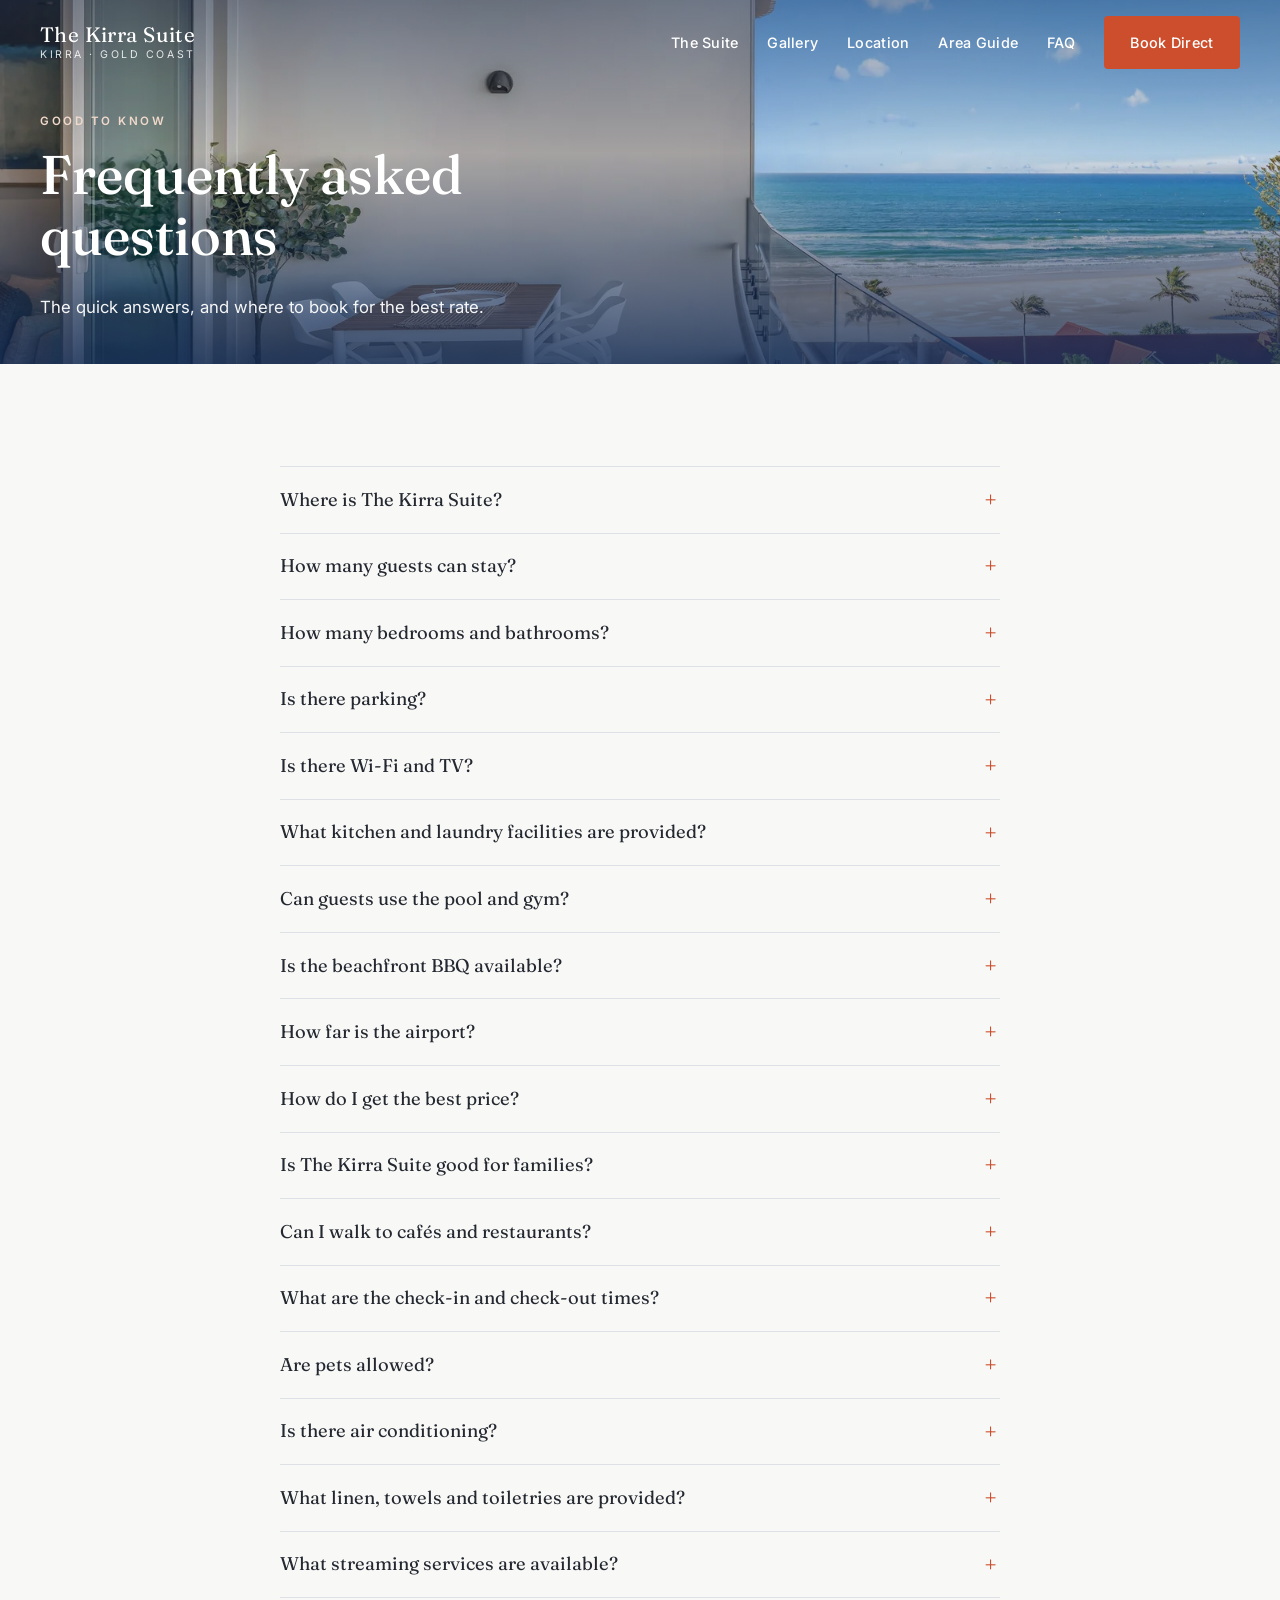
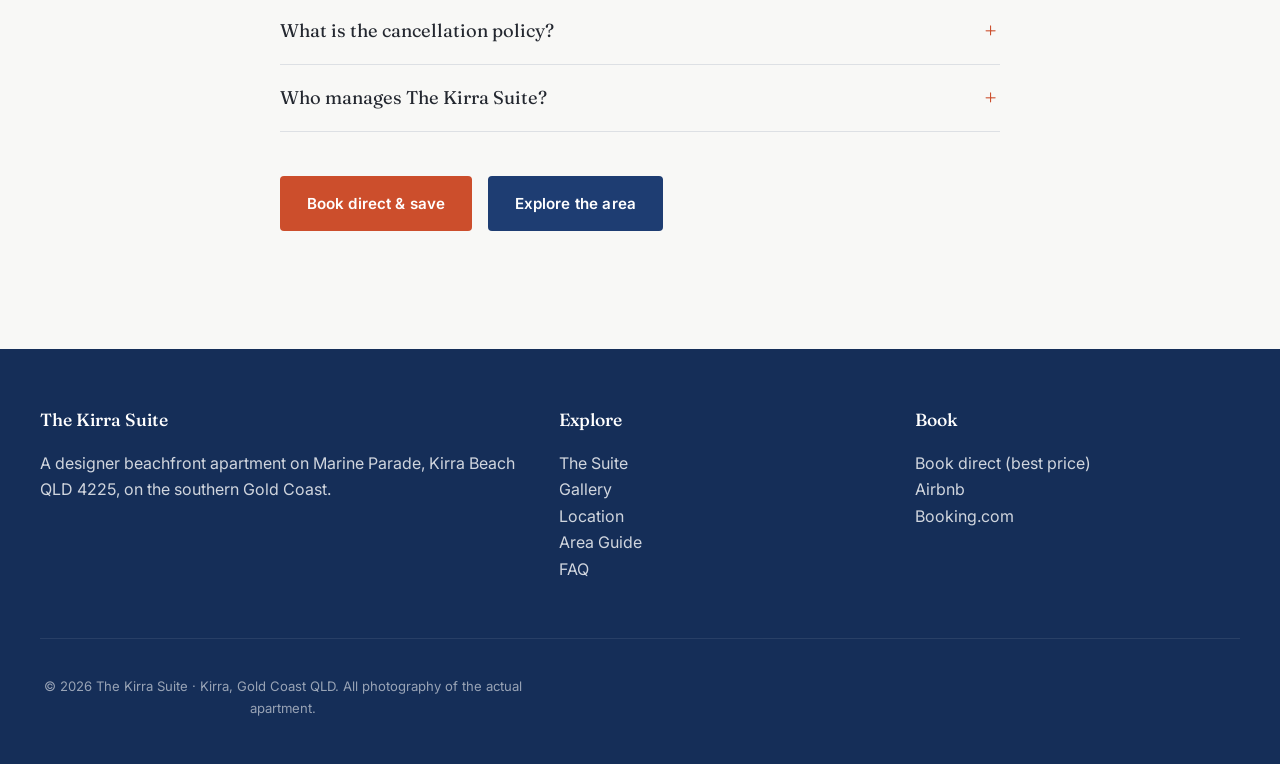
<file: faq.html>
<!DOCTYPE html>
<html lang="en-AU">
<head>
  <meta charset="UTF-8" />
  <meta name="viewport" content="width=device-width, initial-scale=1.0" />
  <title>FAQ | The Kirra Suite, Kirra Beach Gold Coast</title>
  <meta name="description" content="Frequently asked questions about The Kirra Suite: guests, bedrooms, parking, Wi-Fi, pool and gym, the airport, and how to book direct for the best rate." />
  <meta name="theme-color" content="#1e3d72" />
  <link rel="canonical" href="https://kirrasuite.com/faq.html" />
  <meta name="robots" content="index, follow, max-image-preview:large, max-snippet:-1" />

  <link rel="icon" href="favicon.ico" sizes="any" />
  <link rel="icon" type="image/svg+xml" href="assets/img/favicon.svg" />
  <link rel="icon" type="image/png" sizes="32x32" href="assets/img/favicon-32.png" />
  <link rel="apple-touch-icon" href="assets/img/apple-touch-icon.png" />

  <meta property="og:type" content="website" />
  <meta property="og:site_name" content="The Kirra Suite" />
  <meta property="og:locale" content="en_AU" />
  <meta property="og:url" content="https://kirrasuite.com/faq.html" />
  <meta property="og:title" content="FAQ | The Kirra Suite, Kirra Beach Gold Coast" />
  <meta property="og:description" content="Guests, bedrooms, parking, Wi-Fi, pool and gym, the airport, and how to book direct for the best rate." />
  <meta property="og:image" content="https://kirrasuite.com/assets/img/gallery/balcony-ocean-lg.jpg" />
  <meta property="og:image:alt" content="Ocean views from the balcony of The Kirra Suite" />
  <meta name="twitter:card" content="summary_large_image" />
  <meta name="twitter:image" content="https://kirrasuite.com/assets/img/gallery/balcony-ocean-lg.jpg" />

  <link rel="preconnect" href="https://fonts.googleapis.com" />
  <link rel="preconnect" href="https://fonts.gstatic.com" crossorigin />
  <link href="https://fonts.googleapis.com/css2?family=Fraunces:opsz,wght@9..144,400;9..144,500&family=Inter:wght@400;500;600;700&display=swap" rel="stylesheet" />
  <link rel="stylesheet" href="assets/css/styles.css" />

  <script type="application/ld+json">
  {
    "@context": "https://schema.org",
    "@type": "FAQPage",
    "mainEntity": [
      { "@type": "Question", "name": "Where is The Kirra Suite?", "acceptedAnswer": { "@type": "Answer", "text": "The Kirra Suite is on Level 8, Marine Parade, Kirra (Coolangatta) QLD 4225, directly across the road from Kirra Beach on the southern Gold Coast." } },
      { "@type": "Question", "name": "How many guests can stay?", "acceptedAnswer": { "@type": "Answer", "text": "Up to four guests. There is a master king bedroom plus a second bedroom with a plush queen sofa bed, making it ideal for couples, families or friends." } },
      { "@type": "Question", "name": "How many bedrooms and bathrooms are there?", "acceptedAnswer": { "@type": "Answer", "text": "Two bedrooms and one bathroom. The master king bedroom and the second bedroom share an adjoining bathroom." } },
      { "@type": "Question", "name": "Is there parking?", "acceptedAnswer": { "@type": "Answer", "text": "Yes, one complimentary secure car space is included. There is also a private storage cage in the secure car park, ideal for surfboards, bicycles and e-bikes." } },
      { "@type": "Question", "name": "Is there Wi-Fi and TV?", "acceptedAnswer": { "@type": "Answer", "text": "Yes. The apartment has high-speed Wi-Fi and three Smart TVs, one in the living area and one in each bedroom." } },
      { "@type": "Question", "name": "What kitchen and laundry facilities are provided?", "acceptedAnswer": { "@type": "Answer", "text": "A fully equipped kitchen with a coffee machine, plus a concealed laundry with a washing machine, dryer and drying rack." } },
      { "@type": "Question", "name": "Can guests use the pool and gym?", "acceptedAnswer": { "@type": "Answer", "text": "Yes. Guests have access to the building's premium resident facilities, including the resort-style pool, sun deck and fully equipped gym." } },
      { "@type": "Question", "name": "Is the beachfront BBQ available?", "acceptedAnswer": { "@type": "Answer", "text": "The beachfront BBQ and entertaining area may be available to book on request through your host." } },
      { "@type": "Question", "name": "How far is the airport?", "acceptedAnswer": { "@type": "Answer", "text": "Gold Coast Airport (OOL) is roughly a ten-minute drive from The Kirra Suite." } },
      { "@type": "Question", "name": "How do I get the best price?", "acceptedAnswer": { "@type": "Answer", "text": "Book direct through POD Property Management for the lowest available rate with no platform booking fees. The apartment is also listed on Airbnb and Booking.com." } },
      { "@type": "Question", "name": "Is The Kirra Suite good for families?", "acceptedAnswer": { "@type": "Answer", "text": "Yes. It sleeps up to four with a king master bedroom and a second bedroom with a queen sofa bed, and patrolled, family-friendly Kirra Beach is right across the road." } },
      { "@type": "Question", "name": "Can I walk to cafes and restaurants?", "acceptedAnswer": { "@type": "Answer", "text": "Yes. Cafes, restaurants, bakeries and beachfront bars are an easy stroll away, with plenty more along the nearby Coolangatta strip." } },
      { "@type": "Question", "name": "What are the check-in and check-out times?", "acceptedAnswer": { "@type": "Answer", "text": "Check-in is from 3pm (15:00) and check-out is by 10am. Early check-in or late check-out may be available on request, subject to availability." } },
      { "@type": "Question", "name": "Are pets allowed at The Kirra Suite?", "acceptedAnswer": { "@type": "Answer", "text": "No, pets are not permitted at The Kirra Suite." } },
      { "@type": "Question", "name": "Is there air conditioning?", "acceptedAnswer": { "@type": "Answer", "text": "Yes, the apartment has ducted air conditioning throughout, keeping it comfortable in Queensland's summer heat." } },
      { "@type": "Question", "name": "What linen, towels and toiletries are provided?", "acceptedAnswer": { "@type": "Answer", "text": "All linen and towels are provided and the apartment is fully made up on arrival. Essential toiletries are supplied. Just bring your holiday clothes." } },
      { "@type": "Question", "name": "What streaming services are available?", "acceptedAnswer": { "@type": "Answer", "text": "The three Smart TVs run Google TV. You can sign in to your own subscriptions — Netflix, Disney+, Stan, YouTube and more — during your stay. No accounts are pre-installed on the televisions." } },
      { "@type": "Question", "name": "What is the cancellation policy?", "acceptedAnswer": { "@type": "Answer", "text": "Cancellation terms depend on your booking channel and the rate selected at checkout. Policies differ between POD Property Management (direct), Airbnb and Booking.com — check the cancellation terms shown when you book." } },
      { "@type": "Question", "name": "Who manages The Kirra Suite?", "acceptedAnswer": { "@type": "Answer", "text": "The Kirra Suite is professionally managed by POD Property Management, a local Gold Coast agency. Your host is Camille, a verified Airbnb Superhost with 10+ years of hosting experience, 1,100+ reviews and a 4.9-star rating across her Gold Coast properties. Direct bookings through POD receive the best available rate and personal host support." } }
    ]
  }
  </script>
  <script type="application/ld+json">
  {
    "@context": "https://schema.org",
    "@type": "BreadcrumbList",
    "itemListElement": [
      { "@type": "ListItem", "position": 1, "name": "The Kirra Suite", "item": "https://kirrasuite.com/" },
      { "@type": "ListItem", "position": 2, "name": "FAQ", "item": "https://kirrasuite.com/faq.html" }
    ]
  }
  </script>
</head>
<body>

  <header class="site-header is-scrolled" id="header">
    <a href="index.html" class="brand" aria-label="The Kirra Suite home">
      <span class="brand__name">The Kirra Suite</span>
      <span class="brand__loc">Kirra · Gold Coast</span>
    </a>
    <nav class="nav" id="nav" aria-label="Primary">
      <a href="index.html#suite">The Suite</a>
      <a href="index.html#gallery">Gallery</a>
      <a href="index.html#location">Location</a>
      <a href="guide.html">Area Guide</a>
      <a href="faq.html" aria-current="page">FAQ</a>
      <a href="index.html#book" class="btn btn--primary">Book Direct</a>
    </nav>
    <button class="nav-toggle" id="navToggle" aria-label="Open menu" aria-expanded="false" aria-controls="nav">
      <span></span><span></span><span></span>
    </button>
  </header>

  <main>
    <section class="page-hero page-hero--short">
      <div class="page-hero__media">
        <picture>
          <source type="image/webp" srcset="assets/img/gallery/balcony-ocean-lg.webp" />
          <img src="assets/img/gallery/balcony-ocean-lg.jpg" alt="Ocean view from the balcony of The Kirra Suite" />
        </picture>
      </div>
      <div class="page-hero__inner container">
        <p class="eyebrow" style="color:#f0d9cb">Good to know</p>
        <h1>Frequently asked questions</h1>
        <p class="page-hero__tag">The quick answers, and where to book for the best rate.</p>
      </div>
    </section>

    <section class="section">
      <div class="container prose">
        <div class="faq">
          <details class="faq__item">
            <summary>Where is The Kirra Suite?</summary>
            <div class="faq__a"><p>On Level 8, Marine Parade, Kirra (Coolangatta) QLD 4225, directly across the road from Kirra Beach on the southern Gold Coast.</p></div>
          </details>
          <details class="faq__item">
            <summary>How many guests can stay?</summary>
            <div class="faq__a"><p>Up to four. There's a master king bedroom plus a second bedroom with a plush queen sofa bed, ideal for couples, families or friends travelling together.</p></div>
          </details>
          <details class="faq__item">
            <summary>How many bedrooms and bathrooms?</summary>
            <div class="faq__a"><p>Two bedrooms and one bathroom. The master king bedroom and the second bedroom share an adjoining bathroom.</p></div>
          </details>
          <details class="faq__item">
            <summary>Is there parking?</summary>
            <div class="faq__a"><p>Yes, one complimentary secure car space is included. There's also a private storage cage in the secure car park, ideal for surfboards, bicycles and e-bikes.</p></div>
          </details>
          <details class="faq__item">
            <summary>Is there Wi-Fi and TV?</summary>
            <div class="faq__a"><p>Yes, high-speed Wi-Fi and three Smart TVs, one in the living area and one in each bedroom.</p></div>
          </details>
          <details class="faq__item">
            <summary>What kitchen and laundry facilities are provided?</summary>
            <div class="faq__a"><p>A fully equipped kitchen with a coffee machine, plus a concealed laundry with washing machine, dryer and drying rack.</p></div>
          </details>
          <details class="faq__item">
            <summary>Can guests use the pool and gym?</summary>
            <div class="faq__a"><p>Yes, guests enjoy access to the building's premium resident facilities, including the resort-style pool, sun deck and fully equipped gym.</p></div>
          </details>
          <details class="faq__item">
            <summary>Is the beachfront BBQ available?</summary>
            <div class="faq__a"><p>The beachfront BBQ and entertaining area may be available to book on request through your host.</p></div>
          </details>
          <details class="faq__item">
            <summary>How far is the airport?</summary>
            <div class="faq__a"><p>Gold Coast Airport (OOL) is roughly a ten-minute drive away, one of the easiest beachfront stays to reach on the coast.</p></div>
          </details>
          <details class="faq__item">
            <summary>How do I get the best price?</summary>
            <div class="faq__a"><p>Book direct through POD Property Management for the lowest available rate with no platform fees. The apartment is also on Airbnb and Booking.com.</p></div>
          </details>
          <details class="faq__item">
            <summary>Is The Kirra Suite good for families?</summary>
            <div class="faq__a"><p>Yes. It sleeps up to four with a king master bedroom and a second bedroom with a queen sofa bed, and patrolled, family-friendly Kirra Beach is right across the road.</p></div>
          </details>
          <details class="faq__item">
            <summary>Can I walk to cafés and restaurants?</summary>
            <div class="faq__a"><p>Yes. Cafés, restaurants, bakeries and beachfront bars are an easy stroll away, with plenty more along the nearby Coolangatta strip. See the <a href="guide.html">area guide</a> for local favourites.</p></div>
          </details>
          <details class="faq__item">
            <summary>What are the check-in and check-out times?</summary>
            <div class="faq__a"><p>Check-in is from 3pm (15:00) and check-out is by 10am. Early check-in or late check-out may be available on request, subject to availability — ask your host when you book.</p></div>
          </details>
          <details class="faq__item">
            <summary>Are pets allowed?</summary>
            <div class="faq__a"><p>No, pets are not permitted at The Kirra Suite.</p></div>
          </details>
          <details class="faq__item">
            <summary>Is there air conditioning?</summary>
            <div class="faq__a"><p>Yes, the apartment has ducted air conditioning throughout, keeping it comfortable in Queensland's summer heat.</p></div>
          </details>
          <details class="faq__item">
            <summary>What linen, towels and toiletries are provided?</summary>
            <div class="faq__a"><p>All linen and towels are provided and the apartment is fully made up on arrival. Essential toiletries are supplied. Just bring your holiday clothes.</p></div>
          </details>
          <details class="faq__item">
            <summary>What streaming services are available?</summary>
            <div class="faq__a"><p>The three Smart TVs run Google TV. You can sign in to your own subscriptions — Netflix, Disney+, Stan, YouTube and more — during your stay. No accounts are pre-installed on the televisions.</p></div>
          </details>
          <details class="faq__item">
            <summary>What is the cancellation policy?</summary>
            <div class="faq__a"><p>Cancellation terms depend on your booking channel and the rate selected at checkout. Policies differ between POD Property Management (direct), Airbnb and Booking.com — check the cancellation terms shown when you book.</p></div>
          </details>
          <details class="faq__item">
            <summary>Who manages The Kirra Suite?</summary>
            <div class="faq__a"><p>The Kirra Suite is professionally managed by POD Property Management, a local Gold Coast agency. Your host is Camille, a verified Airbnb Superhost with 10+ years of hosting experience, 1,100+ reviews and a 4.9-star rating across her Gold Coast properties. Direct bookings through POD receive the best available rate and personal host support.</p></div>
          </details>
        </div>

        <p class="prose__cta">
          <a href="index.html#book" class="btn btn--primary">Book direct &amp; save</a>
          <a href="guide.html" class="btn btn--dark">Explore the area</a>
        </p>
      </div>
    </section>
  </main>

  <footer class="site-footer">
    <div class="container">
      <div>
        <h4>The Kirra Suite</h4>
        <p>A designer beachfront apartment on Marine Parade, Kirra Beach QLD 4225, on the southern Gold Coast.</p>
      </div>
      <div>
        <h4>Explore</h4>
        <p><a href="index.html#suite">The Suite</a><br /><a href="index.html#gallery">Gallery</a><br /><a href="index.html#location">Location</a><br /><a href="guide.html">Area Guide</a><br /><a href="faq.html">FAQ</a></p>
      </div>
      <div>
        <h4>Book</h4>
        <p><a href="https://podpropertymanagement.com/properties/book/the_kirra_suite" target="_blank" rel="noopener">Book direct (best price)</a><br /><a href="https://www.airbnb.com.au/rooms/1698490853391319597" target="_blank" rel="noopener">Airbnb</a><br /><a href="https://www.booking.com/hotel/au/the-kirra-suite-miles-residences-ocean-views.en-gb.html" target="_blank" rel="noopener">Booking.com</a></p>
      </div>
    </div>
    <div class="footer-bottom container">
      <p>© <span id="year"></span> The Kirra Suite · Kirra, Gold Coast QLD. All photography of the actual apartment.</p>
    </div>
  </footer>

  <script src="assets/js/main.js"></script>
</body>
</html>
</file>
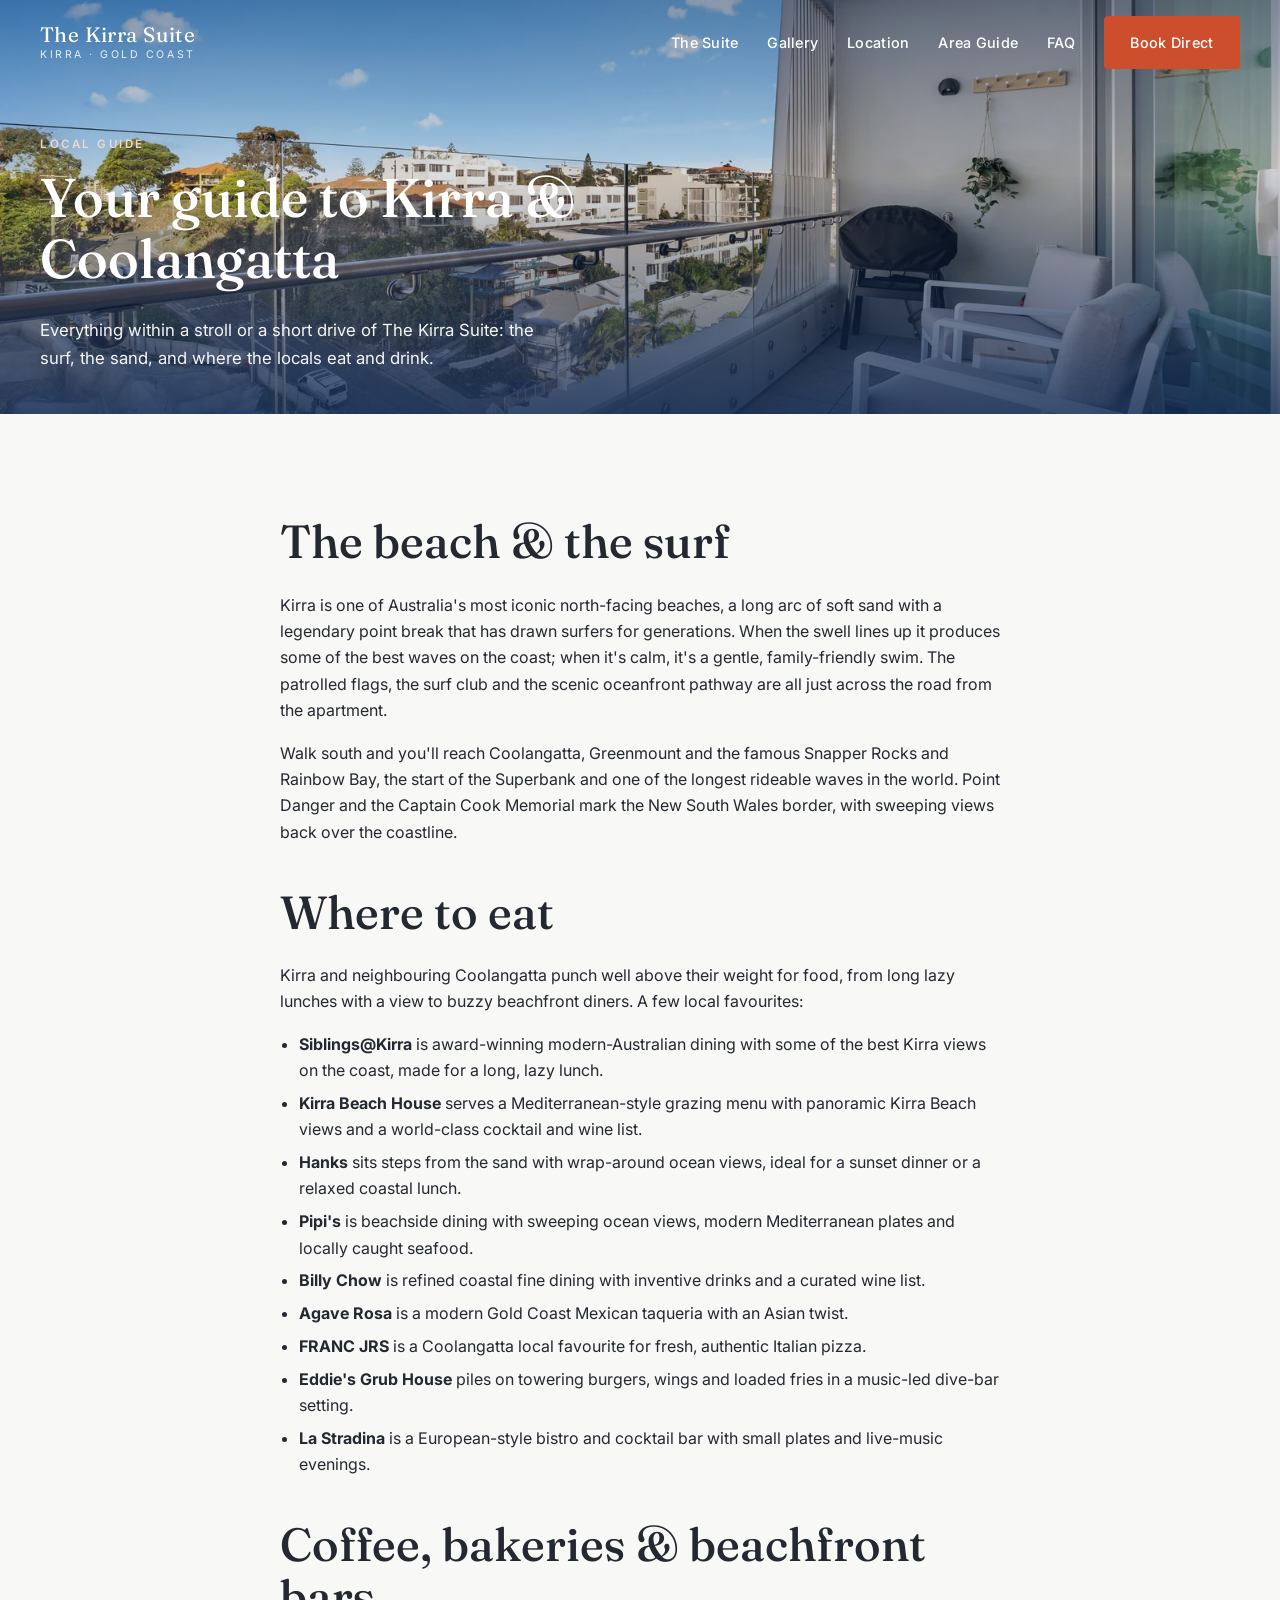
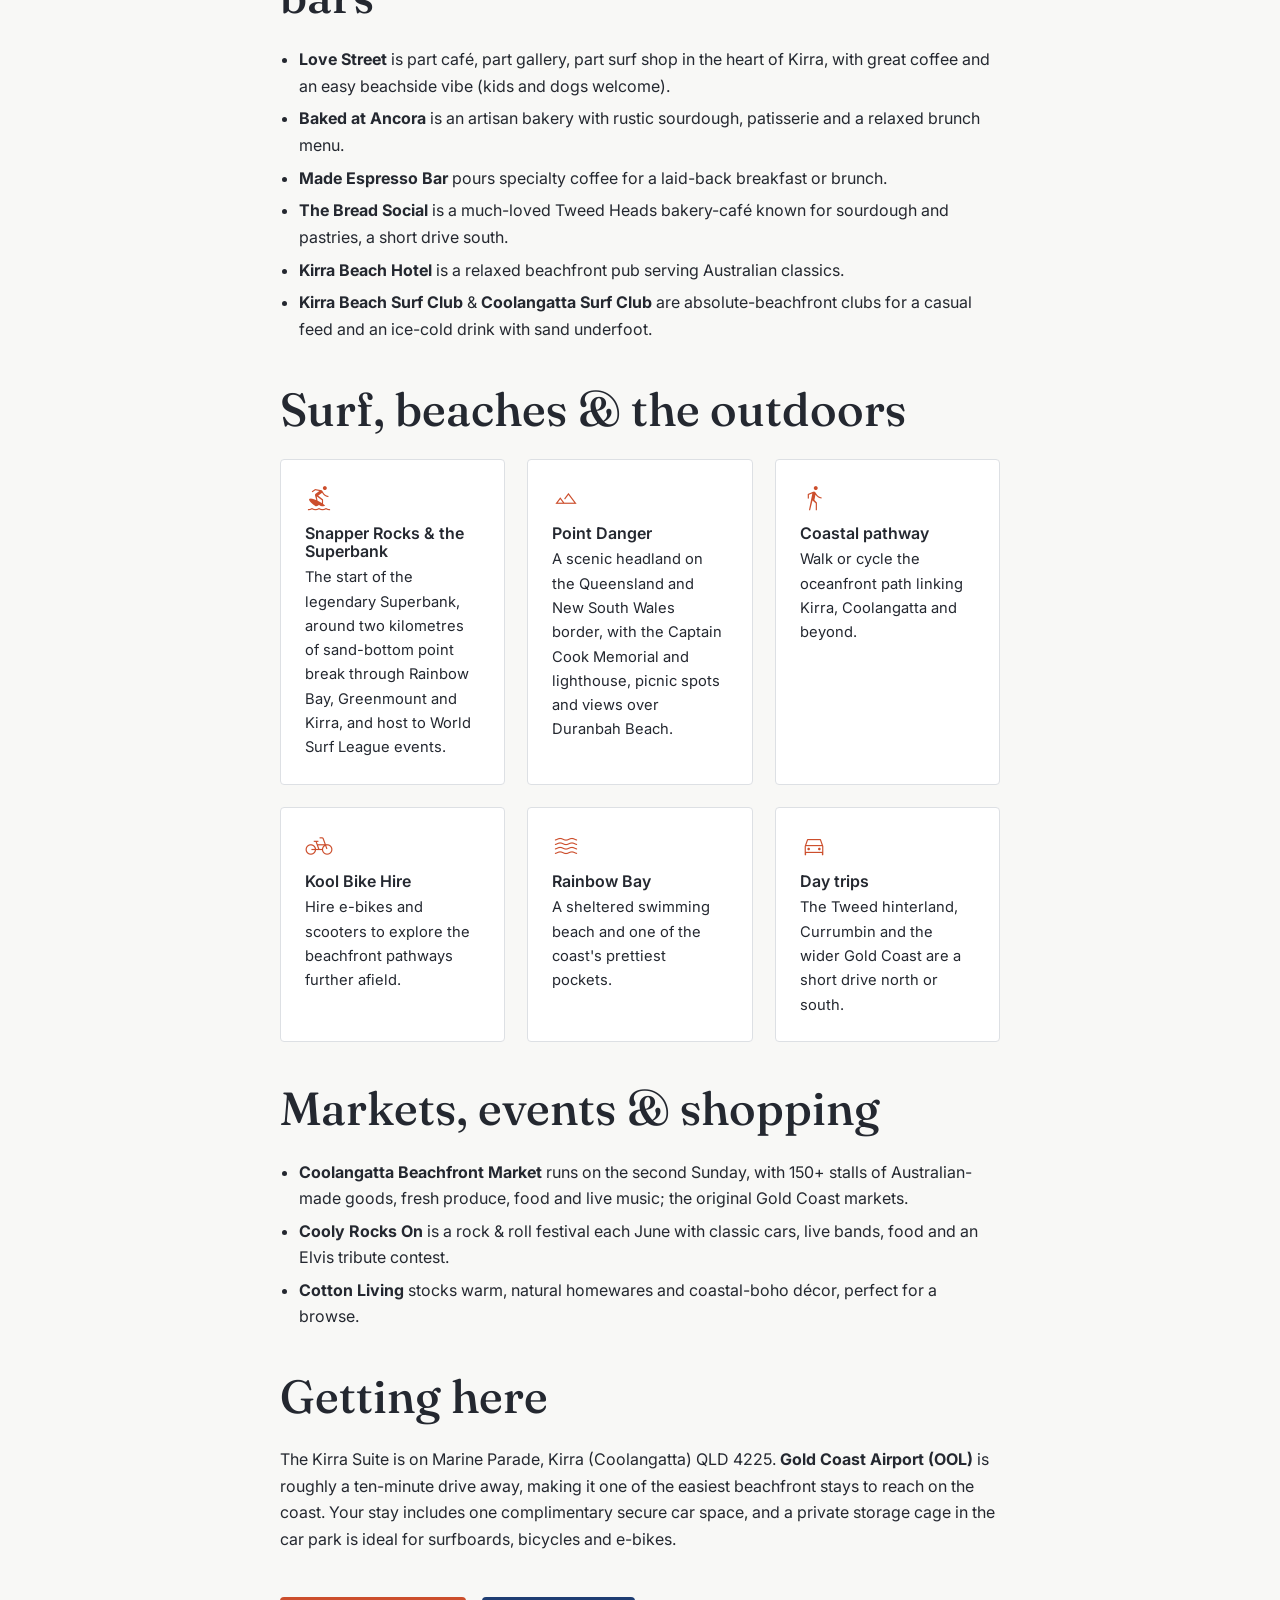
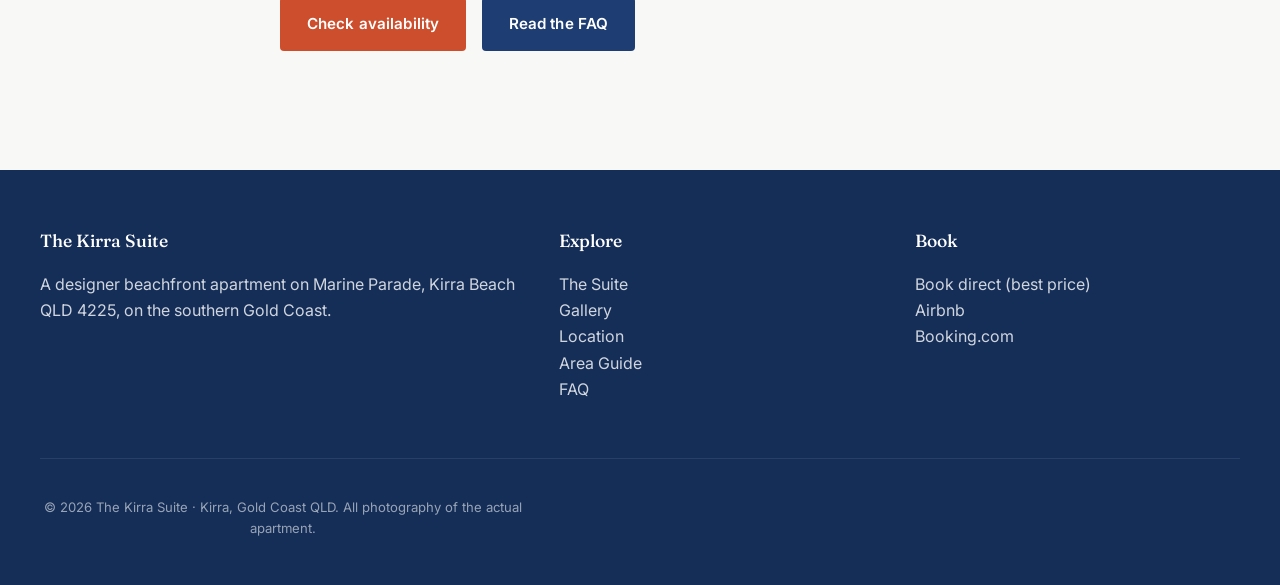
<file: guide.html>
<!DOCTYPE html>
<html lang="en-AU">
<head>
  <meta charset="UTF-8" />
  <meta name="viewport" content="width=device-width, initial-scale=1.0" />
  <title>Kirra & Coolangatta Area Guide | The Kirra Suite</title>
  <meta name="description" content="What to do around Kirra and Coolangatta on the southern Gold Coast: the surf, the beaches, where to eat and drink in Kirra, and how to get here. A local guide from The Kirra Suite." />
  <meta name="theme-color" content="#1e3d72" />
  <link rel="canonical" href="https://kirrasuite.com/guide.html" />
  <meta name="robots" content="index, follow, max-image-preview:large, max-snippet:-1" />

  <link rel="icon" href="favicon.ico" sizes="any" />
  <link rel="icon" type="image/svg+xml" href="assets/img/favicon.svg" />
  <link rel="icon" type="image/png" sizes="32x32" href="assets/img/favicon-32.png" />
  <link rel="apple-touch-icon" href="assets/img/apple-touch-icon.png" />

  <meta property="og:type" content="article" />
  <meta property="og:site_name" content="The Kirra Suite" />
  <meta property="og:url" content="https://kirrasuite.com/guide.html" />
  <meta property="og:title" content="Kirra & Coolangatta Area Guide | The Kirra Suite" />
  <meta property="og:description" content="The surf, the beaches, where to eat and drink in Kirra, and how to get here. A local guide from The Kirra Suite." />
  <meta property="og:image" content="https://kirrasuite.com/assets/img/gallery/balcony-ocean-lg.jpg" />
  <meta property="og:image:alt" content="Ocean views from the balcony of The Kirra Suite" />
  <meta property="og:locale" content="en_AU" />
  <meta name="twitter:card" content="summary_large_image" />
  <meta name="twitter:image" content="https://kirrasuite.com/assets/img/gallery/balcony-ocean-lg.jpg" />

  <link rel="preconnect" href="https://fonts.googleapis.com" />
  <link rel="preconnect" href="https://fonts.gstatic.com" crossorigin />
  <link href="https://fonts.googleapis.com/css2?family=Fraunces:opsz,wght@9..144,400;9..144,500&family=Inter:wght@400;500;600;700&display=swap" rel="stylesheet" />
  <link href="https://fonts.googleapis.com/css2?family=Material+Symbols+Outlined:opsz,wght,FILL,GRAD@24,200,0,0" rel="stylesheet" />
  <link rel="stylesheet" href="assets/css/styles.css" />

  <script type="application/ld+json">
  {
    "@context": "https://schema.org",
    "@type": "BreadcrumbList",
    "itemListElement": [
      { "@type": "ListItem", "position": 1, "name": "The Kirra Suite", "item": "https://kirrasuite.com/" },
      { "@type": "ListItem", "position": 2, "name": "Area Guide", "item": "https://kirrasuite.com/guide.html" }
    ]
  }
  </script>
</head>
<body>

  <header class="site-header is-scrolled" id="header">
    <a href="index.html" class="brand" aria-label="The Kirra Suite home">
      <span class="brand__name">The Kirra Suite</span>
      <span class="brand__loc">Kirra · Gold Coast</span>
    </a>
    <nav class="nav" id="nav" aria-label="Primary">
      <a href="index.html#suite">The Suite</a>
      <a href="index.html#gallery">Gallery</a>
      <a href="index.html#location">Location</a>
      <a href="guide.html" aria-current="page">Area Guide</a>
      <a href="faq.html">FAQ</a>
      <a href="index.html#book" class="btn btn--primary">Book Direct</a>
    </nav>
    <button class="nav-toggle" id="navToggle" aria-label="Open menu" aria-expanded="false" aria-controls="nav">
      <span></span><span></span><span></span>
    </button>
  </header>

  <main>
    <section class="page-hero">
      <div class="page-hero__media">
        <picture>
          <source type="image/webp" srcset="assets/img/gallery/balcony-armchairs-lg.webp" />
          <img src="assets/img/gallery/balcony-armchairs-lg.webp" alt="Balcony outlook over the leafy Kirra streetscape" />
        </picture>
      </div>
      <div class="page-hero__inner container">
        <p class="eyebrow" style="color:#f0d9cb">Local Guide</p>
        <h1>Your guide to Kirra &amp; Coolangatta</h1>
        <p class="page-hero__tag">Everything within a stroll or a short drive of The Kirra Suite: the surf, the sand, and where the locals eat and drink.</p>
      </div>
    </section>

    <article class="section">
      <div class="container prose">
        <h2>The beach &amp; the surf</h2>
        <p>Kirra is one of Australia's most iconic north-facing beaches, a long arc of soft sand with a legendary point break that has drawn surfers for generations. When the swell lines up it produces some of the best waves on the coast; when it's calm, it's a gentle, family-friendly swim. The patrolled flags, the surf club and the scenic oceanfront pathway are all just across the road from the apartment.</p>
        <p>Walk south and you'll reach Coolangatta, Greenmount and the famous Snapper Rocks and Rainbow Bay, the start of the Superbank and one of the longest rideable waves in the world. Point Danger and the Captain Cook Memorial mark the New South Wales border, with sweeping views back over the coastline.</p>

        <h2>Where to eat</h2>
        <p>Kirra and neighbouring Coolangatta punch well above their weight for food, from long lazy lunches with a view to buzzy beachfront diners. A few local favourites:</p>
        <ul>
          <li><strong>Siblings@Kirra</strong> is award-winning modern-Australian dining with some of the best Kirra views on the coast, made for a long, lazy lunch.</li>
          <li><strong>Kirra Beach House</strong> serves a Mediterranean-style grazing menu with panoramic Kirra Beach views and a world-class cocktail and wine list.</li>
          <li><strong>Hanks</strong> sits steps from the sand with wrap-around ocean views, ideal for a sunset dinner or a relaxed coastal lunch.</li>
          <li><strong>Pipi's</strong> is beachside dining with sweeping ocean views, modern Mediterranean plates and locally caught seafood.</li>
          <li><strong>Billy Chow</strong> is refined coastal fine dining with inventive drinks and a curated wine list.</li>
          <li><strong>Agave Rosa</strong> is a modern Gold Coast Mexican taqueria with an Asian twist.</li>
          <li><strong>FRANC JRS</strong> is a Coolangatta local favourite for fresh, authentic Italian pizza.</li>
          <li><strong>Eddie's Grub House</strong> piles on towering burgers, wings and loaded fries in a music-led dive-bar setting.</li>
          <li><strong>La Stradina</strong> is a European-style bistro and cocktail bar with small plates and live-music evenings.</li>
        </ul>

        <h2>Coffee, bakeries &amp; beachfront bars</h2>
        <ul>
          <li><strong>Love Street</strong> is part café, part gallery, part surf shop in the heart of Kirra, with great coffee and an easy beachside vibe (kids and dogs welcome).</li>
          <li><strong>Baked at Ancora</strong> is an artisan bakery with rustic sourdough, patisserie and a relaxed brunch menu.</li>
          <li><strong>Made Espresso Bar</strong> pours specialty coffee for a laid-back breakfast or brunch.</li>
          <li><strong>The Bread Social</strong> is a much-loved Tweed Heads bakery-café known for sourdough and pastries, a short drive south.</li>
          <li><strong>Kirra Beach Hotel</strong> is a relaxed beachfront pub serving Australian classics.</li>
          <li><strong>Kirra Beach Surf Club</strong> &amp; <strong>Coolangatta Surf Club</strong> are absolute-beachfront clubs for a casual feed and an ice-cold drink with sand underfoot.</li>
        </ul>

        <h2>Surf, beaches &amp; the outdoors</h2>
        <div class="amenities" style="margin-top:1.4rem;">
          <div class="amenity"><div class="amenity__icon"><span class="material-symbols-outlined">surfing</span></div><h3>Snapper Rocks &amp; the Superbank</h3><p>The start of the legendary Superbank, around two kilometres of sand-bottom point break through Rainbow Bay, Greenmount and Kirra, and host to World Surf League events.</p></div>
          <div class="amenity"><div class="amenity__icon"><span class="material-symbols-outlined">landscape</span></div><h3>Point Danger</h3><p>A scenic headland on the Queensland and New South Wales border, with the Captain Cook Memorial and lighthouse, picnic spots and views over Duranbah Beach.</p></div>
          <div class="amenity"><div class="amenity__icon"><span class="material-symbols-outlined">directions_walk</span></div><h3>Coastal pathway</h3><p>Walk or cycle the oceanfront path linking Kirra, Coolangatta and beyond.</p></div>
          <div class="amenity"><div class="amenity__icon"><span class="material-symbols-outlined">pedal_bike</span></div><h3>Kool Bike Hire</h3><p>Hire e-bikes and scooters to explore the beachfront pathways further afield.</p></div>
          <div class="amenity"><div class="amenity__icon"><span class="material-symbols-outlined">waves</span></div><h3>Rainbow Bay</h3><p>A sheltered swimming beach and one of the coast's prettiest pockets.</p></div>
          <div class="amenity"><div class="amenity__icon"><span class="material-symbols-outlined">directions_car</span></div><h3>Day trips</h3><p>The Tweed hinterland, Currumbin and the wider Gold Coast are a short drive north or south.</p></div>
        </div>

        <h2>Markets, events &amp; shopping</h2>
        <ul>
          <li><strong>Coolangatta Beachfront Market</strong> runs on the second Sunday, with 150+ stalls of Australian-made goods, fresh produce, food and live music; the original Gold Coast markets.</li>
          <li><strong>Cooly Rocks On</strong> is a rock &amp; roll festival each June with classic cars, live bands, food and an Elvis tribute contest.</li>
          <li><strong>Cotton Living</strong> stocks warm, natural homewares and coastal-boho décor, perfect for a browse.</li>
        </ul>

        <h2>Getting here</h2>
        <p>The Kirra Suite is on Marine Parade, Kirra (Coolangatta) QLD 4225. <strong>Gold Coast Airport (OOL)</strong> is roughly a ten-minute drive away, making it one of the easiest beachfront stays to reach on the coast. Your stay includes one complimentary secure car space, and a private storage cage in the car park is ideal for surfboards, bicycles and e-bikes.</p>

        <p class="prose__cta">
          <a href="index.html#book" class="btn btn--primary">Check availability</a>
          <a href="faq.html" class="btn btn--dark">Read the FAQ</a>
        </p>
      </div>
    </article>
  </main>

  <footer class="site-footer">
    <div class="container">
      <div>
        <h4>The Kirra Suite</h4>
        <p>A designer beachfront apartment on Marine Parade, Kirra Beach QLD 4225, on the southern Gold Coast.</p>
      </div>
      <div>
        <h4>Explore</h4>
        <p><a href="index.html#suite">The Suite</a><br /><a href="index.html#gallery">Gallery</a><br /><a href="index.html#location">Location</a><br /><a href="guide.html">Area Guide</a><br /><a href="faq.html">FAQ</a></p>
      </div>
      <div>
        <h4>Book</h4>
        <p><a href="https://podpropertymanagement.com/properties/book/the_kirra_suite" target="_blank" rel="noopener">Book direct (best price)</a><br /><a href="https://www.airbnb.com.au/rooms/1698490853391319597" target="_blank" rel="noopener">Airbnb</a><br /><a href="https://www.booking.com/hotel/au/the-kirra-suite-miles-residences-ocean-views.en-gb.html" target="_blank" rel="noopener">Booking.com</a></p>
      </div>
    </div>
    <div class="footer-bottom container">
      <p>© <span id="year"></span> The Kirra Suite · Kirra, Gold Coast QLD. All photography of the actual apartment.</p>
    </div>
  </footer>

  <script src="assets/js/main.js"></script>
</body>
</html>
</file>
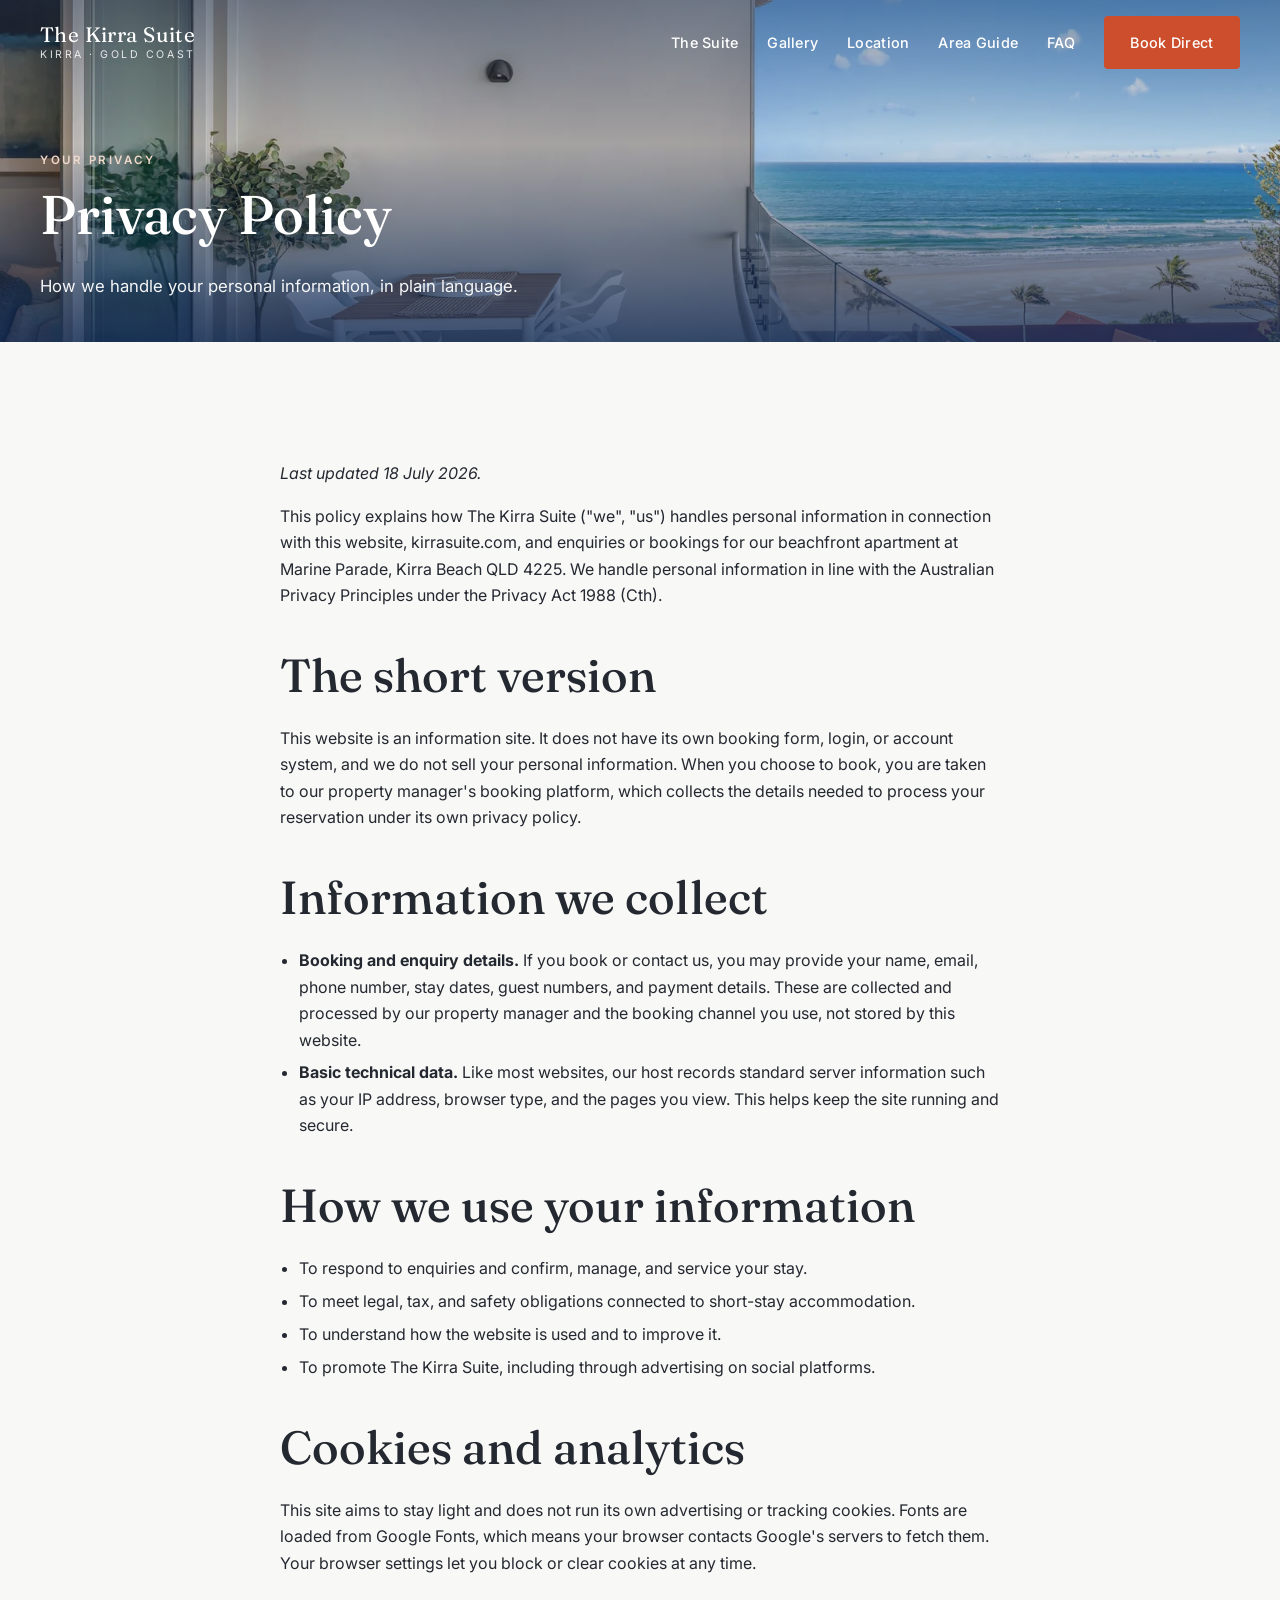
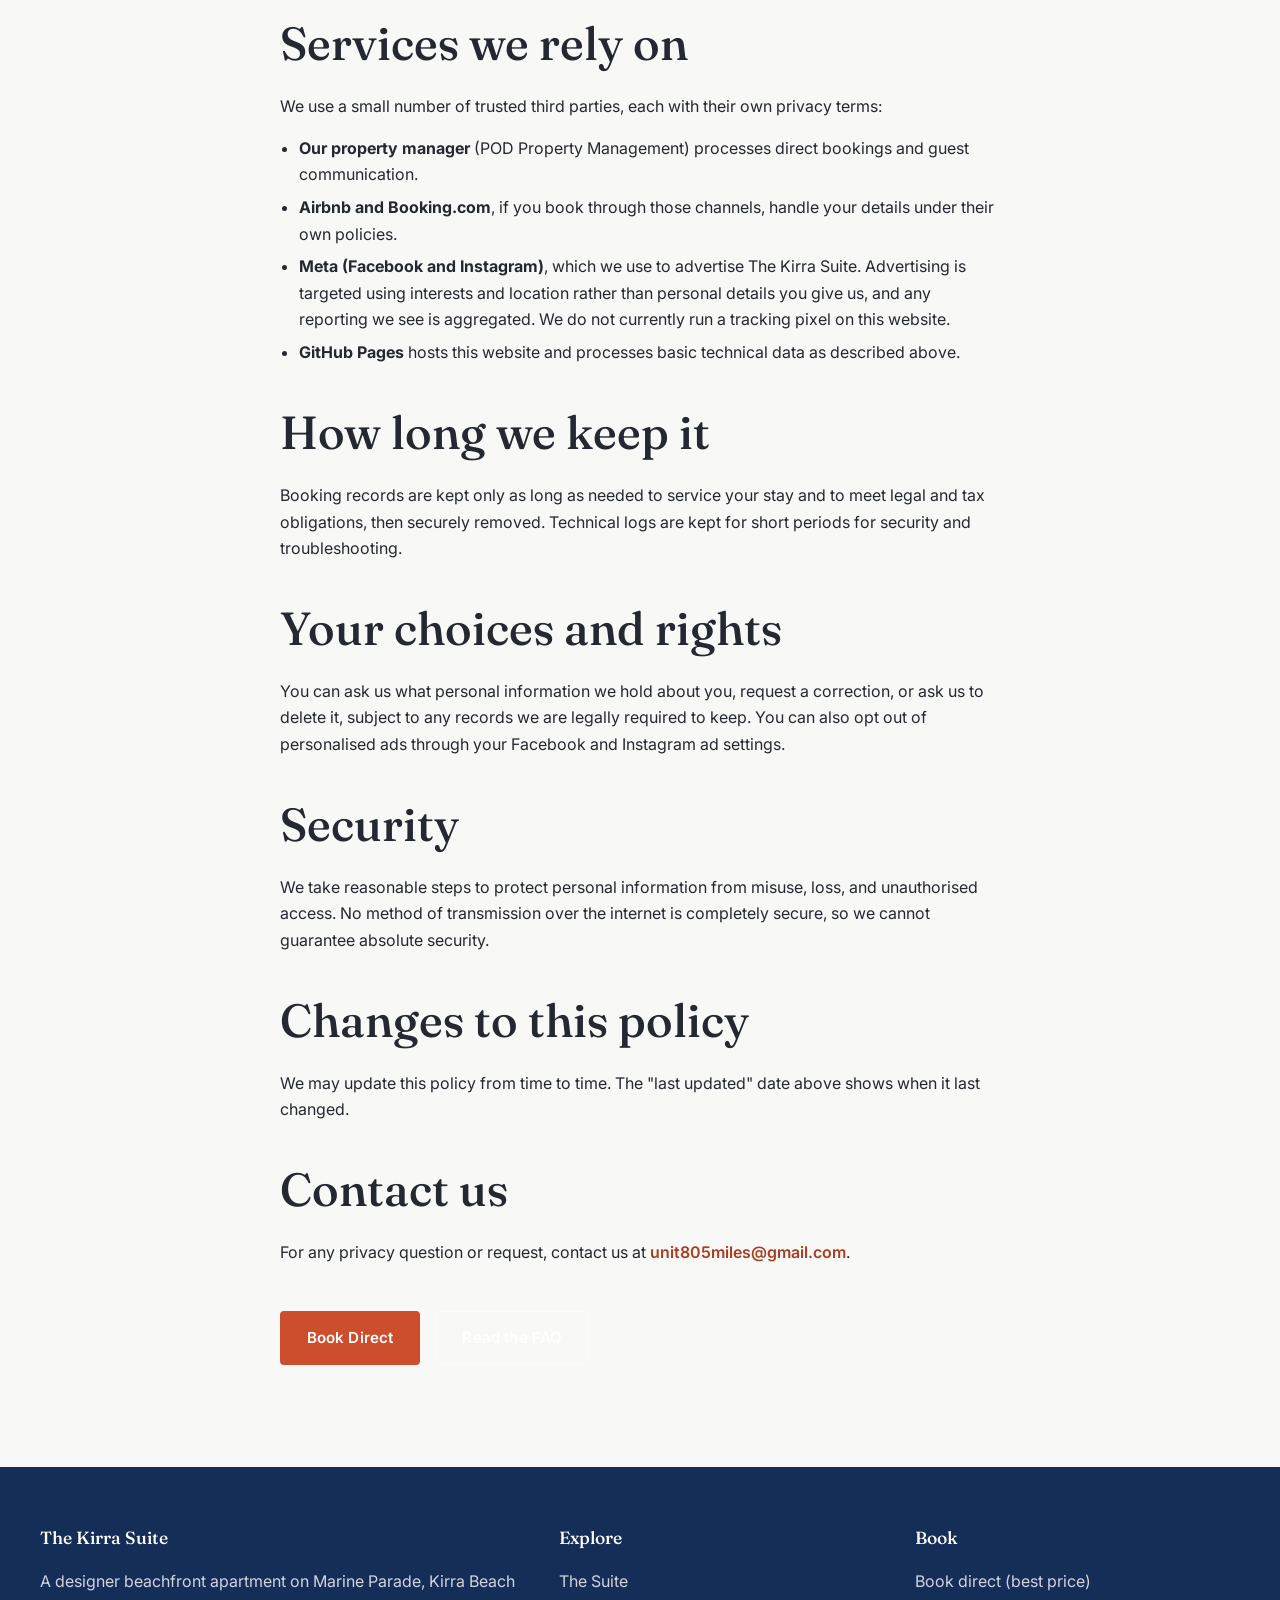
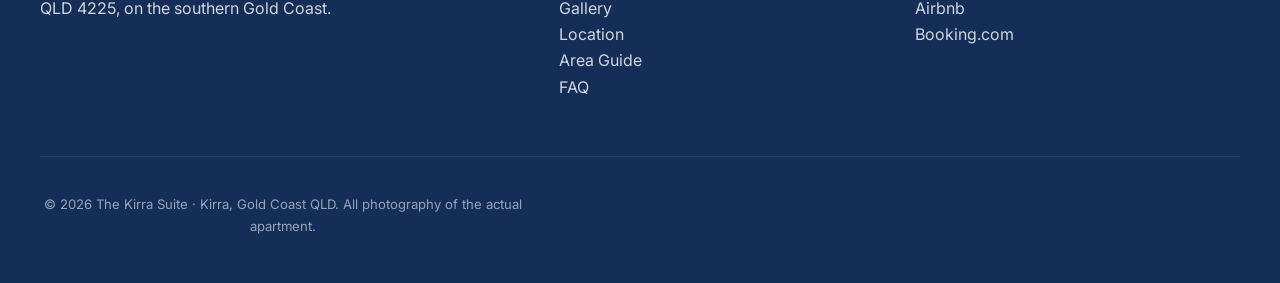
<file: privacy.html>
<!DOCTYPE html>
<html lang="en-AU">
<head>
  <meta charset="UTF-8" />
  <meta name="viewport" content="width=device-width, initial-scale=1.0" />
  <title>Privacy Policy | The Kirra Suite, Kirra Beach Gold Coast</title>
  <meta name="description" content="How The Kirra Suite handles your personal information: what we collect, how we use it, the services we rely on, and how to contact us." />
  <meta name="theme-color" content="#1e3d72" />
  <link rel="canonical" href="https://kirrasuite.com/privacy.html" />
  <meta name="robots" content="index, follow, max-image-preview:large, max-snippet:-1" />

  <link rel="icon" href="favicon.ico" sizes="any" />
  <link rel="icon" type="image/svg+xml" href="assets/img/favicon.svg" />
  <link rel="icon" type="image/png" sizes="32x32" href="assets/img/favicon-32.png" />
  <link rel="apple-touch-icon" href="assets/img/apple-touch-icon.png" />

  <meta property="og:type" content="website" />
  <meta property="og:site_name" content="The Kirra Suite" />
  <meta property="og:locale" content="en_AU" />
  <meta property="og:url" content="https://kirrasuite.com/privacy.html" />
  <meta property="og:title" content="Privacy Policy | The Kirra Suite" />
  <meta property="og:description" content="How The Kirra Suite handles your personal information." />
  <meta property="og:image" content="https://kirrasuite.com/assets/img/gallery/balcony-ocean-lg.jpg" />
  <meta property="og:image:alt" content="Ocean views from the balcony of The Kirra Suite" />
  <meta name="twitter:card" content="summary_large_image" />
  <meta name="twitter:image" content="https://kirrasuite.com/assets/img/gallery/balcony-ocean-lg.jpg" />

  <link rel="preconnect" href="https://fonts.googleapis.com" />
  <link rel="preconnect" href="https://fonts.gstatic.com" crossorigin />
  <link href="https://fonts.googleapis.com/css2?family=Fraunces:opsz,wght@9..144,400;9..144,500&family=Inter:wght@400;500;600;700&display=swap" rel="stylesheet" />
  <link rel="stylesheet" href="assets/css/styles.css" />
</head>
<body>

  <header class="site-header is-scrolled" id="header">
    <a href="index.html" class="brand" aria-label="The Kirra Suite home">
      <span class="brand__name">The Kirra Suite</span>
      <span class="brand__loc">Kirra · Gold Coast</span>
    </a>
    <nav class="nav" id="nav" aria-label="Primary">
      <a href="index.html#suite">The Suite</a>
      <a href="index.html#gallery">Gallery</a>
      <a href="index.html#location">Location</a>
      <a href="guide.html">Area Guide</a>
      <a href="faq.html">FAQ</a>
      <a href="index.html#book" class="btn btn--primary">Book Direct</a>
    </nav>
  </header>

  <main>
    <section class="page-hero page-hero--short">
      <div class="page-hero__media">
        <picture>
          <source type="image/webp" srcset="assets/img/gallery/balcony-ocean-lg.webp" />
          <img src="assets/img/gallery/balcony-ocean-lg.jpg" alt="Ocean view from the balcony of The Kirra Suite" />
        </picture>
      </div>
      <div class="page-hero__inner container">
        <p class="eyebrow" style="color:#f0d9cb">Your privacy</p>
        <h1>Privacy Policy</h1>
        <p class="page-hero__tag">How we handle your personal information, in plain language.</p>
      </div>
    </section>

    <section class="section">
      <div class="container prose">
        <p><em>Last updated 18 July 2026.</em></p>

        <p>This policy explains how The Kirra Suite ("we", "us") handles personal information in connection with this website, kirrasuite.com, and enquiries or bookings for our beachfront apartment at Marine Parade, Kirra Beach QLD 4225. We handle personal information in line with the Australian Privacy Principles under the Privacy Act 1988 (Cth).</p>

        <h2>The short version</h2>
        <p>This website is an information site. It does not have its own booking form, login, or account system, and we do not sell your personal information. When you choose to book, you are taken to our property manager's booking platform, which collects the details needed to process your reservation under its own privacy policy.</p>

        <h2>Information we collect</h2>
        <ul>
          <li><strong>Booking and enquiry details.</strong> If you book or contact us, you may provide your name, email, phone number, stay dates, guest numbers, and payment details. These are collected and processed by our property manager and the booking channel you use, not stored by this website.</li>
          <li><strong>Basic technical data.</strong> Like most websites, our host records standard server information such as your IP address, browser type, and the pages you view. This helps keep the site running and secure.</li>
        </ul>

        <h2>How we use your information</h2>
        <ul>
          <li>To respond to enquiries and confirm, manage, and service your stay.</li>
          <li>To meet legal, tax, and safety obligations connected to short-stay accommodation.</li>
          <li>To understand how the website is used and to improve it.</li>
          <li>To promote The Kirra Suite, including through advertising on social platforms.</li>
        </ul>

        <h2>Cookies and analytics</h2>
        <p>This site aims to stay light and does not run its own advertising or tracking cookies. Fonts are loaded from Google Fonts, which means your browser contacts Google's servers to fetch them. Your browser settings let you block or clear cookies at any time.</p>

        <h2>Services we rely on</h2>
        <p>We use a small number of trusted third parties, each with their own privacy terms:</p>
        <ul>
          <li><strong>Our property manager</strong> (POD Property Management) processes direct bookings and guest communication.</li>
          <li><strong>Airbnb and Booking.com</strong>, if you book through those channels, handle your details under their own policies.</li>
          <li><strong>Meta (Facebook and Instagram)</strong>, which we use to advertise The Kirra Suite. Advertising is targeted using interests and location rather than personal details you give us, and any reporting we see is aggregated. We do not currently run a tracking pixel on this website.</li>
          <li><strong>GitHub Pages</strong> hosts this website and processes basic technical data as described above.</li>
        </ul>

        <h2>How long we keep it</h2>
        <p>Booking records are kept only as long as needed to service your stay and to meet legal and tax obligations, then securely removed. Technical logs are kept for short periods for security and troubleshooting.</p>

        <h2>Your choices and rights</h2>
        <p>You can ask us what personal information we hold about you, request a correction, or ask us to delete it, subject to any records we are legally required to keep. You can also opt out of personalised ads through your Facebook and Instagram ad settings.</p>

        <h2>Security</h2>
        <p>We take reasonable steps to protect personal information from misuse, loss, and unauthorised access. No method of transmission over the internet is completely secure, so we cannot guarantee absolute security.</p>

        <h2>Changes to this policy</h2>
        <p>We may update this policy from time to time. The "last updated" date above shows when it last changed.</p>

        <h2>Contact us</h2>
        <p>For any privacy question or request, contact us at <a href="mailto:unit805miles@gmail.com">unit805miles@gmail.com</a>.</p>

        <div class="prose__cta">
          <a href="index.html#book" class="btn btn--primary">Book Direct</a>
          <a href="faq.html" class="btn btn--ghost">Read the FAQ</a>
        </div>
      </div>
    </section>
  </main>

  <footer class="site-footer">
    <div class="container">
      <div>
        <h4>The Kirra Suite</h4>
        <p>A designer beachfront apartment on Marine Parade, Kirra Beach QLD 4225, on the southern Gold Coast.</p>
      </div>
      <div>
        <h4>Explore</h4>
        <p><a href="index.html#suite">The Suite</a><br /><a href="index.html#gallery">Gallery</a><br /><a href="index.html#location">Location</a><br /><a href="guide.html">Area Guide</a><br /><a href="faq.html">FAQ</a></p>
      </div>
      <div>
        <h4>Book</h4>
        <p><a href="https://podpropertymanagement.com/properties/book/the_kirra_suite" target="_blank" rel="noopener">Book direct (best price)</a><br /><a href="https://www.airbnb.com.au/rooms/1698490853391319597" target="_blank" rel="noopener">Airbnb</a><br /><a href="https://www.booking.com/hotel/au/the-kirra-suite-miles-residences-ocean-views.en-gb.html" target="_blank" rel="noopener">Booking.com</a></p>
      </div>
    </div>
    <div class="footer-bottom container">
      <p>© <span id="year"></span> The Kirra Suite · Kirra, Gold Coast QLD. All photography of the actual apartment.</p>
    </div>
  </footer>

  <script src="assets/js/main.js"></script>
</body>
</html>
</file>
<file: assets/css/styles.css>
/* The Kirra Suite brochure site styles */

:root {
  --cobalt: #1e3d72;
  --cobalt-deep: #152e58;
  --terracotta: #cc4e2c;    /* burnt orange-red — left painting */
  --terracotta-dark: #a83e22;
  --sand: #f2f1ee;
  --cream: #f8f8f6;
  --ink: #242830;
  --muted: #60656e;
  --line: #dde0e4;
  --white: #ffffff;

  --serif: "Fraunces", Georgia, "Times New Roman", serif;
  --sans: "Inter", -apple-system, BlinkMacSystemFont, "Segoe UI", Roboto, sans-serif;

  --maxw: 1200px;
  --gap: clamp(1rem, 3vw, 2rem);
  --radius: 4px;
  --shadow: 0 12px 40px rgba(30, 61, 114, 0.13);
  --shadow-sm: 0 4px 18px rgba(30, 61, 114, 0.08);
}

*,
*::before,
*::after { box-sizing: border-box; }

html { scroll-behavior: smooth; scroll-padding-top: 80px; }

body {
  margin: 0;
  font-family: var(--sans);
  color: var(--ink);
  background: var(--cream);
  line-height: 1.65;
  -webkit-font-smoothing: antialiased;
  text-rendering: optimizeLegibility;
}

img { max-width: 100%; display: block; }

h1, h2, h3 { font-family: var(--serif); font-weight: 500; line-height: 1.12; margin: 0 0 0.5em; }
h2 { font-size: clamp(1.9rem, 4vw, 2.9rem); }
h3 { font-size: clamp(1.2rem, 2.4vw, 1.5rem); }

a { color: var(--terracotta-dark); text-decoration: none; }
a:hover { text-decoration: underline; }

.container { width: min(100% - 2.4rem, var(--maxw)); margin-inline: auto; }

.eyebrow {
  text-transform: uppercase;
  letter-spacing: 0.22em;
  font-size: 0.72rem;
  font-weight: 600;
  color: var(--terracotta);
  margin: 0 0 0.9rem;
}

.section { padding: clamp(3.5rem, 8vw, 6.5rem) 0; }
.section--tint { background: var(--sand); }
.section__head { max-width: 60ch; margin-bottom: clamp(2rem, 4vw, 3rem); }
.section__head p { color: var(--muted); font-size: 1.06rem; margin: 0; }

/* ---------- Buttons ---------- */
.btn {
  display: inline-flex;
  align-items: center;
  gap: 0.5rem;
  padding: 0.85rem 1.6rem;
  border-radius: var(--radius);
  font-family: var(--sans);
  font-weight: 600;
  font-size: 0.95rem;
  letter-spacing: 0.01em;
  cursor: pointer;
  border: 1.5px solid transparent;
  transition: transform 0.15s ease, background 0.2s ease, color 0.2s ease;
  text-decoration: none;
}
.btn:hover { text-decoration: none; transform: translateY(-2px); }
.btn--primary { background: var(--terracotta); color: var(--white); }
.btn--primary:hover { background: var(--terracotta-dark); }
.btn--ghost { background: transparent; color: var(--white); border-color: rgba(255,255,255,0.6); }
.btn--ghost:hover { background: rgba(255,255,255,0.12); }
.btn--dark { background: var(--cobalt); color: var(--white); }
.btn--dark:hover { background: var(--cobalt-deep); }
.btn--block { width: 100%; justify-content: center; }

/* ---------- Header ---------- */
.site-header {
  position: fixed;
  inset: 0 0 auto 0;
  z-index: 50;
  display: flex;
  align-items: center;
  justify-content: space-between;
  padding: 1rem clamp(1.2rem, 4vw, 2.5rem);
  transition: background 0.3s ease, box-shadow 0.3s ease, padding 0.3s ease;
}
.site-header.is-scrolled {
  background: rgba(248, 248, 246, 0.96);
  backdrop-filter: blur(8px);
  box-shadow: var(--shadow-sm);
  padding-top: 0.7rem;
  padding-bottom: 0.7rem;
}
.brand { display: flex; flex-direction: column; line-height: 1; color: var(--white); }
.brand__name { font-family: var(--serif); font-size: 1.3rem; letter-spacing: 0.02em; }
.brand__loc { font-size: 0.66rem; letter-spacing: 0.24em; text-transform: uppercase; opacity: 0.85; margin-top: 0.25rem; }
.is-scrolled .brand { color: var(--cobalt); }

.nav { display: flex; align-items: center; gap: 1.8rem; }
.nav a {
  color: var(--white);
  font-size: 0.9rem;
  font-weight: 500;
  letter-spacing: 0.02em;
}
.is-scrolled .nav a:not(.btn) { color: var(--ink); }
.nav a:not(.btn):hover { text-decoration: none; opacity: 0.75; }

.nav-toggle { display: none; background: none; border: 0; cursor: pointer; padding: 0.4rem; }
.nav-toggle span { display: block; width: 26px; height: 2px; background: var(--white); margin: 5px 0; transition: 0.3s; }
.is-scrolled .nav-toggle span { background: var(--cobalt); }

/* ---------- Hero ---------- */
.hero {
  position: relative;
  min-height: 100svh;
  display: flex;
  align-items: flex-end;
  color: var(--white);
  background: var(--cobalt-deep);
}
.hero__media { position: absolute; inset: 0; overflow: hidden; }
.hero__media img { width: 100%; height: 100%; object-fit: cover; }
.hero__media::after {
  content: "";
  position: absolute; inset: 0;
  background: linear-gradient(180deg, rgba(21,46,88,0.45) 0%, rgba(21,46,88,0.08) 35%, rgba(21,46,88,0.78) 100%);
}
.hero__inner { position: relative; z-index: 2; padding-bottom: clamp(3rem, 8vw, 6rem); padding-top: 8rem; }
.hero h1 { font-size: clamp(2.6rem, 7vw, 5rem); max-width: 16ch; }
.hero__tag { font-size: clamp(1.05rem, 2.2vw, 1.35rem); max-width: 42ch; opacity: 0.95; margin: 0 0 2rem; }
.hero__cta { display: flex; flex-wrap: wrap; gap: 1rem; }

/* ---------- Quick facts ---------- */
.facts {
  background: var(--cobalt);
  color: var(--white);
}
.facts__grid {
  display: grid;
  grid-template-columns: repeat(5, 1fr);
  text-align: center;
}
.fact { padding: 1.8rem 0.8rem; border-left: 1px solid rgba(255,255,255,0.12); }
.fact:first-child { border-left: 0; }
.fact__num { font-family: var(--serif); font-size: 2rem; display: block; line-height: 1; }
.fact__label { font-size: 0.78rem; letter-spacing: 0.14em; text-transform: uppercase; opacity: 0.8; margin-top: 0.5rem; }

/* ---------- Intro split ---------- */
.split { display: grid; grid-template-columns: 1.1fr 1fr; gap: clamp(2rem, 5vw, 4rem); align-items: center; }
.split--reverse .split__media { order: -1; }
.split__media img { border-radius: var(--radius); box-shadow: var(--shadow); aspect-ratio: 4/3; object-fit: cover; width: 100%; }
.split__body p { color: var(--muted); }

/* ---------- Amenities ---------- */
.amenities { display: grid; grid-template-columns: repeat(auto-fit, minmax(220px, 1fr)); gap: 1.4rem; }
.amenity {
  background: var(--white);
  border: 1px solid var(--line);
  border-radius: var(--radius);
  padding: 1.5rem;
}
.amenity h3 { font-family: var(--sans); font-size: 1rem; font-weight: 600; margin-bottom: 0.3rem; }
.amenity p { margin: 0; color: var(--muted); font-size: 0.92rem; }
.amenity__icon { color: var(--terracotta); margin-bottom: 0.8rem; line-height: 1; }
.amenity__icon .material-symbols-outlined {
  font-size: 1.75rem;
  font-variation-settings: 'FILL' 0, 'wght' 200, 'GRAD' 0, 'opsz' 24;
  display: block;
  color: var(--terracotta);
}

/* ---------- Gallery mosaic ---------- */
.mosaic {
  display: grid;
  grid-template-columns: 1.5fr 1fr 1fr;
  grid-template-rows: repeat(2, 1fr);
  gap: 0.7rem;
  aspect-ratio: 16 / 9;
  max-height: 80vh;
}
.mosaic__tile {
  position: relative;
  display: block;
  width: 100%;
  height: 100%;
  padding: 0;
  border: 0;
  margin: 0;
  overflow: hidden;
  border-radius: var(--radius);
  cursor: pointer;
  background: var(--sand);
}
.mosaic__tile img { width: 100%; height: 100%; object-fit: cover; transition: transform 0.6s ease; }
.mosaic__tile:hover img { transform: scale(1.05); }
.mosaic__tile--lg { grid-row: 1 / span 2; grid-column: 1; }
.mosaic__more {
  position: absolute;
  inset: 0;
  display: flex;
  flex-direction: column;
  align-items: center;
  justify-content: center;
  gap: 0.25rem;
  background: rgba(21, 46, 88, 0.55);
  color: var(--white);
  font-weight: 600;
  letter-spacing: 0.01em;
  transition: background 0.25s ease;
}
.mosaic__tile:hover .mosaic__more { background: rgba(21, 46, 88, 0.68); }
.mosaic__more .icon { font-size: 1.5rem; line-height: 1; }
.mosaic__more .count { font-size: 0.82rem; opacity: 0.85; font-weight: 500; }

/* ---------- Lightbox ---------- */
.lightbox {
  position: fixed; inset: 0; z-index: 100;
  background: rgba(21, 46, 88, 0.94);
  display: none;
  align-items: center;
  justify-content: center;
  padding: 2rem;
}
.lightbox.is-open { display: flex; }
.lightbox img { max-width: 92vw; max-height: 86vh; border-radius: var(--radius); box-shadow: var(--shadow); }
.lightbox__caption { position: absolute; bottom: 1.2rem; left: 0; right: 0; text-align: center; color: rgba(255,255,255,0.85); font-size: 0.9rem; }
.lightbox__btn {
  position: absolute; top: 50%; transform: translateY(-50%);
  background: rgba(255,255,255,0.12); color: #fff; border: 0;
  width: 52px; height: 52px; border-radius: 50%; font-size: 1.6rem; cursor: pointer;
  display: flex; align-items: center; justify-content: center;
}
.lightbox__btn:hover { background: rgba(255,255,255,0.25); }
.lightbox__prev { left: 1.2rem; }
.lightbox__next { right: 1.2rem; }
.lightbox__close { position: absolute; top: 1.2rem; right: 1.4rem; background: none; border: 0; color: #fff; font-size: 2.2rem; cursor: pointer; line-height: 1; }

/* ---------- Location ---------- */
.location { display: grid; grid-template-columns: 1.2fr 1fr; gap: clamp(2rem, 5vw, 4rem); align-items: center; }
.location__media img { border-radius: var(--radius); box-shadow: var(--shadow); width: 100%; aspect-ratio: 16/9; object-fit: cover; }
.nearby { list-style: none; padding: 0; margin: 0; }
.nearby li { display: flex; justify-content: space-between; gap: 1rem; padding: 0.7rem 0; border-bottom: 1px solid var(--line); }
.nearby li span:last-child { color: var(--muted); white-space: nowrap; }
.location__guide-cta {
  display: flex; align-items: center; justify-content: space-between; gap: 1rem;
  margin-bottom: 2rem; padding: 1.2rem 1.4rem;
  background: var(--terracotta); color: var(--white);
  border-radius: var(--radius); text-decoration: none;
  transition: background 0.2s ease, transform 0.15s ease;
}
.location__guide-cta:hover { background: var(--terracotta-dark); transform: translateY(-2px); text-decoration: none; }
.location__guide-cta__body { display: flex; flex-direction: column; gap: 0.3rem; }
.location__guide-cta__body strong { font-size: 0.95rem; font-weight: 600; }
.location__guide-cta__body span { font-size: 0.82rem; opacity: 0.78; line-height: 1.4; }
.location__guide-cta__arrow { font-size: 1.3rem; opacity: 0.7; flex-shrink: 0; transition: transform 0.2s ease; }
.location__guide-cta:hover .location__guide-cta__arrow { transform: translateX(4px); opacity: 1; }

/* ---------- Booking ---------- */
.booking-cards { display: grid; grid-template-columns: repeat(3, 1fr); gap: 1.5rem; align-items: stretch; }
.bcard {
  position: relative;
  background: var(--white);
  border: 1px solid var(--line);
  border-radius: var(--radius);
  padding: 2rem 1.8rem;
  display: flex;
  flex-direction: column;
}
.bcard--featured { border: 2px solid var(--terracotta); box-shadow: var(--shadow); }
.bcard__flag {
  position: absolute; top: -0.85rem; left: 1.8rem;
  background: var(--terracotta); color: #fff;
  font-size: 0.72rem; font-weight: 700; letter-spacing: 0.12em; text-transform: uppercase;
  padding: 0.35rem 0.85rem; border-radius: 999px;
}
.bcard h3 { margin-bottom: 0.2rem; }
.bcard__sub { color: var(--muted); font-size: 0.9rem; margin: 0 0 1.2rem; }
.bcard ul { list-style: none; padding: 0; margin: 0 0 1.6rem; flex: 1; }
.bcard li { padding: 0.4rem 0; font-size: 0.92rem; color: var(--ink); display: flex; gap: 0.6rem; }
.bcard li::before { content: "✓"; color: var(--terracotta); font-weight: 700; }

/* ---------- Footer ---------- */
.site-footer { background: var(--cobalt-deep); color: rgba(255,255,255,0.8); padding: 3.5rem 0 2rem; }
.site-footer .container { display: grid; grid-template-columns: 1.5fr 1fr 1fr; gap: 2rem; }
.site-footer h4 { font-family: var(--serif); color: #fff; font-weight: 500; font-size: 1.1rem; margin: 0 0 0.8rem; }
.site-footer a { color: rgba(255,255,255,0.8); }
.site-footer a:hover { color: #fff; }
.footer-bottom { border-top: 1px solid rgba(255,255,255,0.12); margin-top: 2.5rem; padding-top: 1.5rem; font-size: 0.82rem; opacity: 0.7; text-align: center; }

/* ---------- Subpage hero ---------- */
.page-hero { position: relative; min-height: 46vh; display: flex; align-items: flex-end; color: var(--white); background: var(--cobalt-deep); }
.page-hero--short { min-height: 38vh; }
.page-hero__media { position: absolute; inset: 0; overflow: hidden; }
.page-hero__media img { width: 100%; height: 100%; object-fit: cover; }
.page-hero__media::after { content: ""; position: absolute; inset: 0; background: linear-gradient(180deg, rgba(21,46,88,0.5) 0%, rgba(21,46,88,0.15) 42%, rgba(21,46,88,0.82) 100%); }
.page-hero__inner { position: relative; z-index: 2; padding: 7rem 0 2.6rem; }
.page-hero h1 { font-size: clamp(2.1rem, 5vw, 3.4rem); max-width: 18ch; }
.page-hero__tag { max-width: 48ch; opacity: 0.95; margin: 0.6rem 0 0; font-size: 1.05rem; }

/* ---------- Prose / article ---------- */
.prose { max-width: 72ch; }
.prose h2 { margin-top: 2.6rem; }
.prose h2:first-child { margin-top: 0; }
.prose p { color: var(--ink); }
.prose ul { padding-left: 1.2rem; margin: 0 0 1rem; }
.prose li { margin: 0.4rem 0; }
.prose a:not(.btn) { font-weight: 600; }
.prose__cta { display: flex; flex-wrap: wrap; gap: 1rem; margin-top: 2.8rem; }

/* ---------- Host trust strip (booking section) ---------- */
.host-trust {
  background: var(--cobalt);
  color: var(--white);
  border-radius: var(--radius);
  padding: 1.8rem 2.4rem;
  display: flex;
  align-items: center;
  gap: 2.5rem;
  margin-bottom: 2rem;
  flex-wrap: wrap;
}
.host-trust__stats { display: flex; gap: 0; min-width: 0; }
.host-trust__stat {
  text-align: center;
  padding: 0 1.6rem;
  border-left: 1px solid rgba(255,255,255,0.15);
}
.host-trust__stat:first-child { border-left: 0; padding-left: 0; }
.host-trust__num { font-family: var(--serif); font-size: 2rem; display: block; line-height: 1; }
.host-trust__label { font-size: 0.72rem; letter-spacing: 0.14em; text-transform: uppercase; opacity: 0.72; margin-top: 0.4rem; display: block; }
.host-trust__copy { flex: 1; min-width: 0; font-size: 0.93rem; opacity: 0.88; margin: 0; }

/* ---------- FAQ accordion (native details) ---------- */
.faq { border-top: 1px solid var(--line); }
.faq__item { border-bottom: 1px solid var(--line); }
.faq__item summary { list-style: none; cursor: pointer; padding: 1.1rem 2.2rem 1.1rem 0; position: relative; font-family: var(--serif); font-size: 1.15rem; color: var(--ink); }
.faq__item summary::-webkit-details-marker { display: none; }
.faq__item summary::after { content: "+"; position: absolute; right: 0.2rem; top: 50%; transform: translateY(-50%); font-size: 1.5rem; color: var(--terracotta); line-height: 1; }
.faq__item[open] summary::after { content: "\2212"; }
.faq__item summary:hover { color: var(--terracotta-dark); }
.faq__a { padding: 0 0 1.2rem; }
.faq__a p { margin: 0; color: var(--muted); }

/* ---------- Nav backdrop scrim ---------- */
#navBackdrop {
  position: fixed; inset: 0;
  z-index: 48;
  background: rgba(21, 46, 88, 0.45);
  opacity: 0;
  pointer-events: none;
  transition: opacity 0.3s ease;
}
#navBackdrop.is-active { opacity: 1; pointer-events: auto; }

/* ---------- Reveal on scroll ---------- */
.reveal { opacity: 0; transform: translateY(24px); transition: opacity 0.7s ease, transform 0.7s ease; }
.reveal.is-visible { opacity: 1; transform: none; }

/* ---------- Responsive ---------- */
@media (max-width: 900px) {
  .nav {
    position: fixed; inset: 0 0 0 auto; width: min(78vw, 320px);
    background-color: var(--cream); flex-direction: column; align-items: flex-start;
    padding: 6rem 2rem 2rem; gap: 1.4rem; transform: translateX(100%);
    transition: transform 0.3s ease; box-shadow: var(--shadow);
    z-index: 200;
  }
  .nav.is-open { transform: none; }
  .nav a:not(.btn) { color: var(--ink) !important; font-size: 1.05rem; }
  .nav-toggle { display: block; z-index: 201; }
  .site-header.is-scrolled { backdrop-filter: none; background: var(--cream); }
  .host-trust { flex-direction: column; align-items: stretch; gap: 1rem; padding: 1.4rem 1.6rem; }
  .host-trust__stats { display: grid; grid-template-columns: 1fr 1fr; }
  .host-trust__stat { padding: 1rem 0.8rem 0; border-left: 0; border-top: 1px solid rgba(255,255,255,0.15); text-align: left; }
  .host-trust__stat:first-child,
  .host-trust__stat:nth-child(2) { border-top: 0; padding-top: 0; }
  .host-trust__num { font-size: 1.6rem; }
  .split, .location { grid-template-columns: 1fr; }
  .split--reverse .split__media { order: 0; }
  .booking-cards { grid-template-columns: 1fr; }
  .facts__grid { grid-template-columns: repeat(2, 1fr); }
  .fact:nth-child(odd) { border-left: 0; }
  .site-footer .container { grid-template-columns: 1fr; }
}
@media (max-width: 700px) {
  .mosaic {
    grid-template-columns: 1fr 1fr;
    grid-template-rows: auto;
    aspect-ratio: auto;
    max-height: none;
  }
  .mosaic__tile { aspect-ratio: 3 / 2; height: auto; }
  .mosaic__tile--lg { grid-column: 1 / span 2; grid-row: auto; aspect-ratio: 16 / 10; }
}
@media (max-width: 540px) {
  .facts__grid { grid-template-columns: 1fr; }
  .fact { border-left: 0; border-top: 1px solid rgba(255,255,255,0.12); }
  .fact:first-child { border-top: 0; }
}

@media (prefers-reduced-motion: reduce) {
  * { scroll-behavior: auto !important; }
  .reveal { opacity: 1; transform: none; transition: none; }
}
</file>
